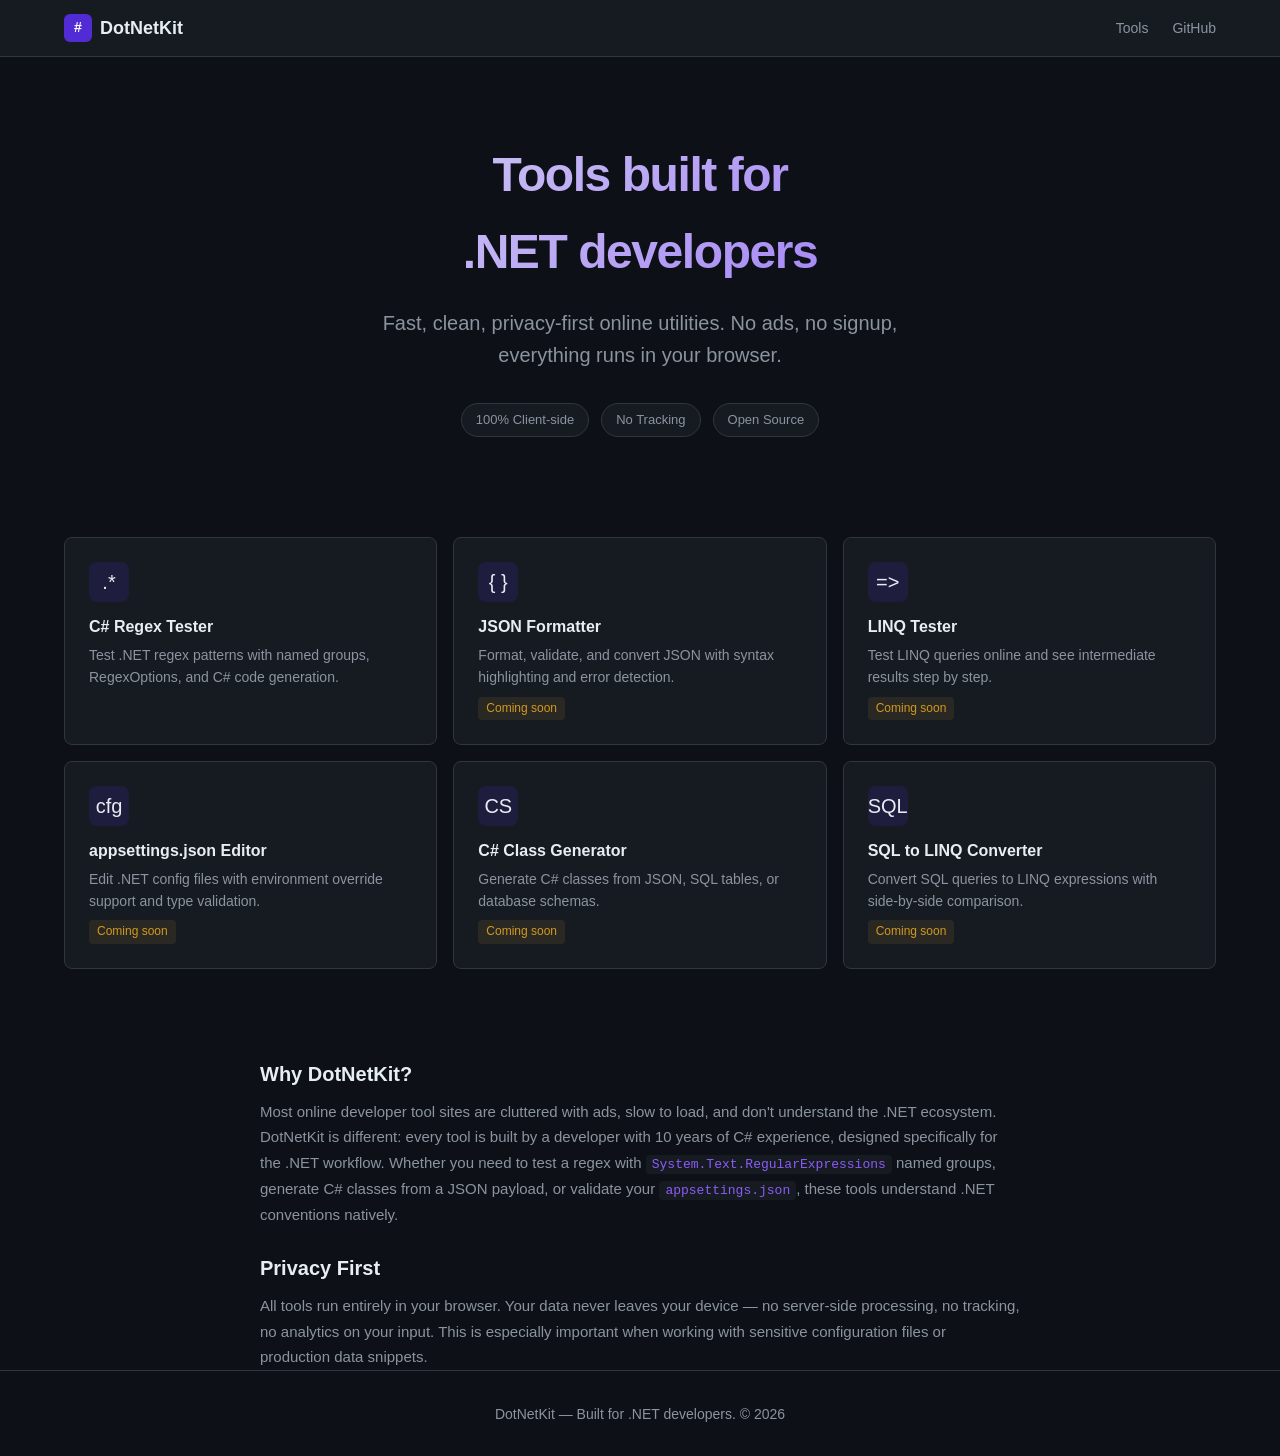
<file: index.html>
<!DOCTYPE html>
<html lang="en">
<head>
  <meta charset="UTF-8">
  <meta name="viewport" content="width=device-width, initial-scale=1.0">
  <title>DotNetKit — Free Online Tools for .NET / C# Developers</title>
  <meta name="description" content="Fast, clean, privacy-first online tools built for .NET and C# developers. Regex tester, JSON formatter, code generators, and more. No ads, no signup, runs in your browser.">
  <meta name="keywords" content="c# tools, .net tools, c# regex tester, online developer tools, dotnet utilities">
  <meta property="og:title" content="DotNetKit — Free Online Tools for .NET / C# Developers">
  <meta property="og:description" content="Fast, clean, privacy-first online tools built for .NET and C# developers. No ads, no signup.">
  <meta property="og:type" content="website">
  <link rel="canonical" href="https://tool.isouti.net/">
  <link rel="stylesheet" href="css/style.css">
  <script type="application/ld+json">
  {
    "@context": "https://schema.org",
    "@type": "WebSite",
    "name": "DotNetKit",
    "url": "https://tool.isouti.net/",
    "description": "Free online tools for .NET and C# developers",
    "potentialAction": {
      "@type": "SearchAction",
      "target": "https://tool.isouti.net/?q={search_term_string}",
      "query-input": "required name=search_term_string"
    }
  }
  </script>
</head>
<body>
  <header>
    <div class="container header-inner">
      <a href="/" class="logo">
        <span class="logo-icon">#</span>
        DotNetKit
      </a>
      <nav>
        <ul>
          <li><a href="/">Tools</a></li>
          <li><a href="https://github.com/dotnetkit" target="_blank">GitHub</a></li>
        </ul>
      </nav>
    </div>
  </header>

  <main class="container">
    <section class="hero">
      <h1>Tools built for<br>.NET developers</h1>
      <p>Fast, clean, privacy-first online utilities. No ads, no signup, everything runs in your browser.</p>
      <div class="hero-badges">
        <span class="badge">100% Client-side</span>
        <span class="badge">No Tracking</span>
        <span class="badge">Open Source</span>
      </div>
    </section>

    <section class="tool-grid">
      <a href="regex-tester/" class="tool-card">
        <div class="tool-card-icon">.*</div>
        <h3>C# Regex Tester</h3>
        <p>Test .NET regex patterns with named groups, RegexOptions, and C# code generation.</p>
      </a>
      <a href="#" class="tool-card" onclick="return false">
        <div class="tool-card-icon">{ }</div>
        <h3>JSON Formatter</h3>
        <p>Format, validate, and convert JSON with syntax highlighting and error detection.</p>
        <span class="coming-soon">Coming soon</span>
      </a>
      <a href="#" class="tool-card" onclick="return false">
        <div class="tool-card-icon">=&gt;</div>
        <h3>LINQ Tester</h3>
        <p>Test LINQ queries online and see intermediate results step by step.</p>
        <span class="coming-soon">Coming soon</span>
      </a>
      <a href="#" class="tool-card" onclick="return false">
        <div class="tool-card-icon">cfg</div>
        <h3>appsettings.json Editor</h3>
        <p>Edit .NET config files with environment override support and type validation.</p>
        <span class="coming-soon">Coming soon</span>
      </a>
      <a href="#" class="tool-card" onclick="return false">
        <div class="tool-card-icon">CS</div>
        <h3>C# Class Generator</h3>
        <p>Generate C# classes from JSON, SQL tables, or database schemas.</p>
        <span class="coming-soon">Coming soon</span>
      </a>
      <a href="#" class="tool-card" onclick="return false">
        <div class="tool-card-icon">SQL</div>
        <h3>SQL to LINQ Converter</h3>
        <p>Convert SQL queries to LINQ expressions with side-by-side comparison.</p>
        <span class="coming-soon">Coming soon</span>
      </a>
    </section>

    <section class="seo-content">
      <h2>Why DotNetKit?</h2>
      <p>Most online developer tool sites are cluttered with ads, slow to load, and don't understand the .NET ecosystem. DotNetKit is different: every tool is built by a developer with 10 years of C# experience, designed specifically for the .NET workflow. Whether you need to test a regex with <code>System.Text.RegularExpressions</code> named groups, generate C# classes from a JSON payload, or validate your <code>appsettings.json</code>, these tools understand .NET conventions natively.</p>
      <h2>Privacy First</h2>
      <p>All tools run entirely in your browser. Your data never leaves your device — no server-side processing, no tracking, no analytics on your input. This is especially important when working with sensitive configuration files or production data snippets.</p>
    </section>
  </main>

  <footer>
    <div class="container">
      <p>DotNetKit &mdash; Built for .NET developers. &copy; 2026</p>
    </div>
  </footer>
</body>
</html>
</file>
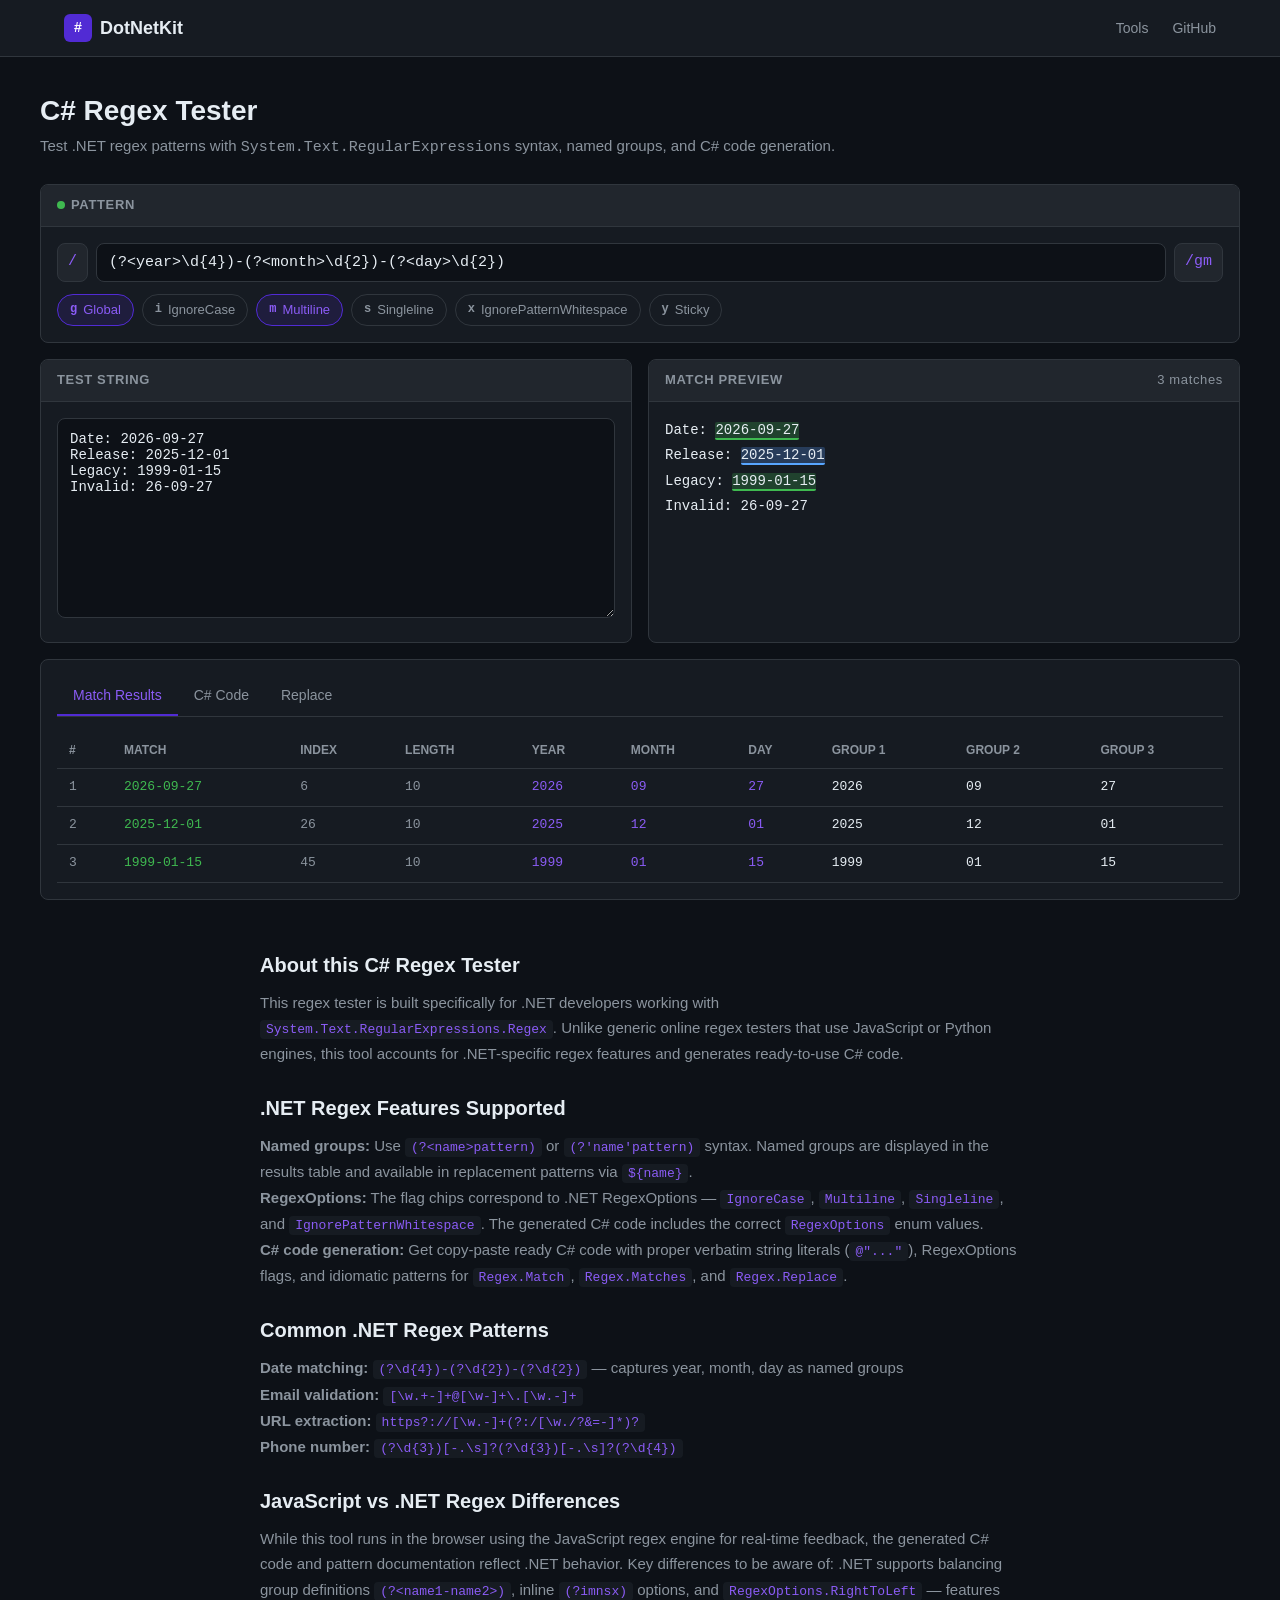
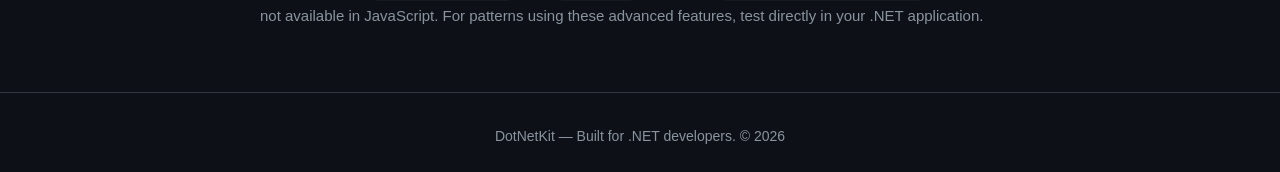
<file: regex-tester/index.html>
<!DOCTYPE html>
<html lang="en">
<head>
  <meta charset="UTF-8">
  <meta name="viewport" content="width=device-width, initial-scale=1.0">
  <title>C# Regex Tester Online — Test .NET Regex Patterns | DotNetKit</title>
  <meta name="description" content="Test C# / .NET regex patterns online with named groups, RegexOptions, match highlighting, and C# code generation. Supports System.Text.RegularExpressions syntax. Free, no signup, runs in your browser.">
  <meta name="keywords" content="c# regex tester, .net regex tester, c# regular expression, system.text.regularexpressions, regex online, named groups c#">
  <meta property="og:title" content="C# Regex Tester Online — Test .NET Regex Patterns">
  <meta property="og:description" content="Test C# regex patterns with named groups, RegexOptions, and code generation. Free, no signup.">
  <meta property="og:type" content="website">
  <link rel="canonical" href="https://tool.isouti.net/regex-tester/">
  <link rel="stylesheet" href="../css/style.css">
  <script type="application/ld+json">
  {
    "@context": "https://schema.org",
    "@type": "SoftwareApplication",
    "name": "C# Regex Tester",
    "applicationCategory": "DeveloperApplication",
    "operatingSystem": "Web",
    "description": "Test C# / .NET regex patterns online with named groups, RegexOptions, and C# code generation.",
    "offers": { "@type": "Offer", "price": "0", "priceCurrency": "USD" },
    "url": "https://tool.isouti.net/regex-tester/"
  }
  </script>
</head>
<body>
  <header>
    <div class="container header-inner">
      <a href="../" class="logo">
        <span class="logo-icon">#</span>
        DotNetKit
      </a>
      <nav>
        <ul>
          <li><a href="../">Tools</a></li>
          <li><a href="https://github.com/dotnetkit" target="_blank">GitHub</a></li>
        </ul>
      </nav>
    </div>
  </header>

  <main class="container tool-page">
    <div class="tool-header">
      <h1>C# Regex Tester</h1>
      <p>Test .NET regex patterns with <code>System.Text.RegularExpressions</code> syntax, named groups, and C# code generation.</p>
    </div>

    <div class="regex-layout">
      <!-- Pattern Input -->
      <div class="panel">
        <div class="panel-header">
          <span><span class="status-dot ok" id="patternStatus"></span>Pattern</span>
          <span id="patternError" style="color: var(--red); font-size: 12px; text-transform: none;"></span>
        </div>
        <div class="panel-body">
          <div class="pattern-row">
            <span class="pattern-prefix">/</span>
            <input type="text" id="patternInput" class="mono" placeholder="Enter your regex pattern..." value="(?<year>\d{4})-(?<month>\d{2})-(?<day>\d{2})" spellcheck="false" autocomplete="off">
            <span class="pattern-prefix">/gm</span>
          </div>
          <div class="flags-row">
            <span class="flag-chip active" data-flag="g"><code>g</code> Global</span>
            <span class="flag-chip" data-flag="i"><code>i</code> IgnoreCase</span>
            <span class="flag-chip active" data-flag="m"><code>m</code> Multiline</span>
            <span class="flag-chip" data-flag="s"><code>s</code> Singleline</span>
            <span class="flag-chip" data-flag="x"><code>x</code> IgnorePatternWhitespace</span>
            <span class="flag-chip" data-flag="y"><code>y</code> Sticky</span>
          </div>
        </div>
      </div>

      <!-- Test Input + Match Display -->
      <div style="display: grid; grid-template-columns: 1fr 1fr; gap: 16px;">
        <div class="panel">
          <div class="panel-header">Test String</div>
          <div class="panel-body">
            <textarea id="testInput" spellcheck="false" placeholder="Enter text to test against..." style="min-height: 200px;">Date: 2026-09-27
Release: 2025-12-01
Legacy: 1999-01-15
Invalid: 26-09-27</textarea>
          </div>
        </div>
        <div class="panel">
          <div class="panel-header">Match Preview <span id="matchCount" style="text-transform: none; font-weight: 400; color: var(--text-muted);"></span></div>
          <div class="panel-body">
            <div id="matchDisplay" class="mono"></div>
          </div>
        </div>
      </div>

      <!-- Tabs: Results / Code / Replace -->
      <div class="panel">
        <div class="panel-body">
          <div class="tabs">
            <div class="tab active" data-tab="results">Match Results</div>
            <div class="tab" data-tab="code">C# Code</div>
            <div class="tab" data-tab="replace">Replace</div>
          </div>

          <div class="tab-content active" id="tab-results">
            <div id="resultsContainer">
              <div class="empty-state">Enter a pattern and test string to see matches.</div>
            </div>
          </div>

          <div class="tab-content" id="tab-code">
            <div class="code-block">
              <button class="copy-btn" onclick="copyCode()">Copy</button>
              <pre id="codeOutput"></pre>
            </div>
          </div>

          <div class="tab-content" id="tab-replace">
            <div style="margin-bottom: 12px;">
              <label style="font-size: 13px; color: var(--text-muted); display: block; margin-bottom: 4px;">Replacement Pattern <span style="color: var(--text-muted);">(use $1, ${name}, $$)</span></label>
              <input type="text" id="replaceInput" value="${day}/${month}/${year}" spellcheck="false" style="width: 100%; background: var(--bg); border: 1px solid var(--border); border-radius: 8px; color: var(--text); font-family: var(--mono); font-size: 14px; padding: 10px 12px; outline: none;">
            </div>
            <div class="panel" style="margin-top: 12px;">
              <div class="panel-header">Result</div>
              <div class="panel-body">
                <div id="replaceOutput" class="mono" style="white-space: pre-wrap; word-break: break-all; font-size: 14px; line-height: 1.8;"></div>
              </div>
            </div>
          </div>
        </div>
      </div>
    </div>

    <!-- SEO Content -->
    <div class="seo-content">
      <h2>About this C# Regex Tester</h2>
      <p>This regex tester is built specifically for .NET developers working with <code>System.Text.RegularExpressions.Regex</code>. Unlike generic online regex testers that use JavaScript or Python engines, this tool accounts for .NET-specific regex features and generates ready-to-use C# code.</p>

      <h2>.NET Regex Features Supported</h2>
      <p><strong>Named groups:</strong> Use <code>(?&lt;name&gt;pattern)</code> or <code>(?'name'pattern)</code> syntax. Named groups are displayed in the results table and available in replacement patterns via <code>${name}</code>.</p>
      <p><strong>RegexOptions:</strong> The flag chips correspond to .NET RegexOptions — <code>IgnoreCase</code>, <code>Multiline</code>, <code>Singleline</code>, and <code>IgnorePatternWhitespace</code>. The generated C# code includes the correct <code>RegexOptions</code> enum values.</p>
      <p><strong>C# code generation:</strong> Get copy-paste ready C# code with proper verbatim string literals (<code>@"..."</code>), RegexOptions flags, and idiomatic patterns for <code>Regex.Match</code>, <code>Regex.Matches</code>, and <code>Regex.Replace</code>.</p>

      <h2>Common .NET Regex Patterns</h2>
      <p><strong>Date matching:</strong> <code>(?\d{4})-(?\d{2})-(?\d{2})</code> — captures year, month, day as named groups</p>
      <p><strong>Email validation:</strong> <code>[\w.+-]+@[\w-]+\.[\w.-]+</code></p>
      <p><strong>URL extraction:</strong> <code>https?://[\w.-]+(?:/[\w./?&=-]*)?</code></p>
      <p><strong>Phone number:</strong> <code>(?\d{3})[-.\s]?(?\d{3})[-.\s]?(?\d{4})</code></p>

      <h2>JavaScript vs .NET Regex Differences</h2>
      <p>While this tool runs in the browser using the JavaScript regex engine for real-time feedback, the generated C# code and pattern documentation reflect .NET behavior. Key differences to be aware of: .NET supports balancing group definitions <code>(?&lt;name1-name2&gt;)</code>, inline <code>(?imnsx)</code> options, and <code>RegexOptions.RightToLeft</code> — features not available in JavaScript. For patterns using these advanced features, test directly in your .NET application.</p>
    </div>
  </main>

  <footer>
    <div class="container">
      <p>DotNetKit &mdash; Built for .NET developers. &copy; 2026</p>
    </div>
  </footer>

  <script>
    // ===== State =====
    let activeFlags = new Set(['g', 'm']);
    const patternInput = document.getElementById('patternInput');
    const testInput = document.getElementById('testInput');
    const matchDisplay = document.getElementById('matchDisplay');
    const matchCount = document.getElementById('matchCount');
    const resultsContainer = document.getElementById('resultsContainer');
    const patternStatus = document.getElementById('patternStatus');
    const patternError = document.getElementById('patternError');
    const codeOutput = document.getElementById('codeOutput');
    const replaceInput = document.getElementById('replaceInput');
    const replaceOutput = document.getElementById('replaceOutput');

    // ===== Flag Chips =====
    document.querySelectorAll('.flag-chip').forEach(chip => {
      chip.addEventListener('click', () => {
        const flag = chip.dataset.flag;
        if (activeFlags.has(flag)) {
          activeFlags.delete(flag);
          chip.classList.remove('active');
        } else {
          activeFlags.add(flag);
          chip.classList.add('active');
        }
        runRegex();
      });
    });

    // ===== Tabs =====
    document.querySelectorAll('.tab').forEach(tab => {
      tab.addEventListener('click', () => {
        document.querySelectorAll('.tab').forEach(t => t.classList.remove('active'));
        document.querySelectorAll('.tab-content').forEach(c => c.classList.remove('active'));
        tab.classList.add('active');
        document.getElementById('tab-' + tab.dataset.tab).classList.add('active');
        runRegex();
      });
    });

    // ===== Extract named groups from pattern =====
    function extractNamedGroups(pattern) {
      const groups = [];
      // Match (?<name>...) and (?'name'...)
      const namedRe = /\(\?(?:<(\w+)>|'(\w+)')/g;
      let m;
      while ((m = namedRe.exec(pattern)) !== null) {
        groups.push(m[1] || m[2]);
      }
      return groups;
    }

    // ===== Build JS regex flags from active set =====
    function getFlags() {
      return Array.from(activeFlags).join('');
    }

    // ===== Map flags to .NET RegexOptions =====
    function getRegexOptions() {
      const opts = [];
      if (activeFlags.has('i')) opts.push('RegexOptions.IgnoreCase');
      if (activeFlags.has('m')) opts.push('RegexOptions.Multiline');
      if (activeFlags.has('s')) opts.push('RegexOptions.Singleline');
      if (activeFlags.has('x')) opts.push('RegexOptions.IgnorePatternWhitespace');
      return opts.length ? opts.join(' | ') : 'RegexOptions.None';
    }

    // ===== Main regex runner =====
    function runRegex() {
      const pattern = patternInput.value;
      const testStr = testInput.value;
      const flags = getFlags();

      // Reset error state
      patternError.textContent = '';
      patternStatus.className = 'status-dot ok';
      patternInput.classList.remove('error');

      if (!pattern) {
        matchDisplay.innerHTML = '<span style="color: var(--text-muted);">Enter a pattern to see matches.</span>';
        matchCount.textContent = '';
        resultsContainer.innerHTML = '<div class="empty-state">Enter a pattern and test string to see matches.</div>';
        codeOutput.innerHTML = '';
        replaceOutput.innerHTML = '<span style="color: var(--text-muted);">Enter a pattern to see replacement result.</span>';
        return;
      }

      let regex;
      try {
        regex = new RegExp(pattern, flags);
      } catch (e) {
        patternStatus.className = 'status-dot err';
        patternInput.classList.add('error');
        patternError.textContent = e.message;
        matchDisplay.innerHTML = '<span style="color: var(--red);">Invalid pattern</span>';
        matchCount.textContent = '';
        resultsContainer.innerHTML = '<div class="empty-state" style="color: var(--red);">' + e.message + '</div>';
        replaceOutput.innerHTML = '<span style="color: var(--red);">Invalid pattern</span>';
        return;
      }

      const namedGroups = extractNamedGroups(pattern);

      // Run matches
      let matches = [];
      if (activeFlags.has('g')) {
        let m;
        while ((m = regex.exec(testStr)) !== null) {
          matches.push(m);
          if (m.index === regex.lastIndex) regex.lastIndex++;
        }
      } else {
        const m = regex.exec(testStr);
        if (m) matches.push(m);
      }

      // Update match count
      matchCount.textContent = matches.length + ' match' + (matches.length !== 1 ? 'es' : '');

      // Render match preview with highlights
      renderMatchPreview(testStr, matches);

      // Render results table
      renderResults(matches, namedGroups);

      // Generate C# code
      generateCode(pattern, namedGroups, matches);

      // Replace
      renderReplace(regex, testStr);
    }

    // ===== Render match preview =====
    function renderMatchPreview(text, matches) {
      if (matches.length === 0) {
        matchDisplay.innerHTML = '<span style="color: var(--text-muted);">No matches found.</span>';
        return;
      }

      let html = '';
      let lastIdx = 0;
      let colorToggle = 0;

      matches.forEach((m) => {
        // Add text before match
        if (m.index > lastIdx) {
          html += escapeHtml(text.slice(lastIdx, m.index));
        }
        // Add highlighted match
        const cls = colorToggle % 2 === 0 ? 'match-highlight' : 'match-highlight';
        html += '<span class="' + cls + '">' + escapeHtml(m[0]) + '</span>';
        lastIdx = m.index + m[0].length;
        colorToggle++;
      });

      // Add remaining text
      if (lastIdx < text.length) {
        html += escapeHtml(text.slice(lastIdx));
      }

      matchDisplay.innerHTML = html;
    }

    // ===== Render results table =====
    function renderResults(matches, namedGroups) {
      if (matches.length === 0) {
        resultsContainer.innerHTML = '<div class="empty-state">No matches found.</div>';
        return;
      }

      let html = '<table class="results-table"><thead><tr><th>#</th><th>Match</th><th>Index</th><th>Length</th>';

      // Add named group columns
      namedGroups.forEach(name => {
        html += '<th class="group-name">' + escapeHtml(name) + '</th>';
      });

      // Add numbered group columns if any
      const maxGroups = matches.reduce((max, m) => Math.max(max, m.length), 0);
      for (let i = 1; i < maxGroups; i++) {
        html += '<th>Group ' + i + '</th>';
      }

      html += '</tr></thead><tbody>';

      matches.forEach((m, idx) => {
        html += '<tr>';
        html += '<td style="color: var(--text-muted);">' + (idx + 1) + '</td>';
        html += '<td style="color: var(--green);">' + escapeHtml(m[0]) + '</td>';
        html += '<td style="color: var(--text-muted);">' + m.index + '</td>';
        html += '<td style="color: var(--text-muted);">' + m[0].length + '</td>';

        // Named group values
        namedGroups.forEach(name => {
          const val = m.groups ? m.groups[name] : undefined;
          html += '<td style="color: var(--accent-light);">' + (val !== undefined ? escapeHtml(val) : '<span style="color: var(--text-muted);">—</span>') + '</td>';
        });

        // Numbered group values
        for (let i = 1; i < maxGroups; i++) {
          const val = m[i];
          html += '<td>' + (val !== undefined ? escapeHtml(val) : '<span style="color: var(--text-muted);">—</span>') + '</td>';
        }

        html += '</tr>';
      });

      html += '</tbody></table>';
      resultsContainer.innerHTML = html;
    }

    // ===== Generate C# code =====
    function generateCode(pattern, namedGroups, matches) {
      const opts = getRegexOptions();
      const verbatimPattern = '@"' + pattern.replace(/"/g, '""') + '"';

      let code = '';

      // Regex declaration
      code += '<span class="kw">var</span> regex = <span class="kw">new</span> <span class="type">Regex</span>(' + verbatimPattern + ', ' + opts + ');\n\n';

      // Match / Matches
      if (activeFlags.has('g')) {
        code += '<span class="kw">var</span> matches = regex.Matches(input);\n';
        code += '<span class="kw">foreach</span> (<span class="type">Match</span> m <span class="kw">in</span> matches)\n{\n';

        if (namedGroups.length > 0) {
          namedGroups.forEach(name => {
            code += '    <span class="kw">var</span> ' + name + ' = m.Groups[<span class="str">"' + name + '"</span>].Value;\n';
          });
        }

        code += '    <span class="type">Console</span>.WriteLine($<span class="str">"Match: {m.Value} at index {m.Index}"</span>);\n';
        code += '}';
      } else {
        code += '<span class="kw">var</span> match = regex.Match(input);\n';
        code += '<span class="kw">if</span> (match.Success)\n{\n';

        if (namedGroups.length > 0) {
          namedGroups.forEach(name => {
            code += '    <span class="kw">var</span> ' + name + ' = match.Groups[<span class="str">"' + name + '"</span>].Value;\n';
          });
        }

        code += '    <span class="type">Console</span>.WriteLine($<span class="str">"Match: {match.Value} at index {match.Index}"</span>);\n';
        code += '}';
      }

      // Replace example
      code += '\n\n<span class="comment">// Replace</span>\n';
      code += '<span class="kw">var</span> result = regex.Replace(input, ' + (replaceInput.value ? '@"' + replaceInput.value.replace(/"/g, '""') + '"' : 'replacement') + ');';

      codeOutput.innerHTML = code;
    }

    // ===== Render replace =====
    function renderReplace(regex, testStr) {
      const replacement = replaceInput.value;
      if (!replacement) {
        replaceOutput.innerHTML = '<span style="color: var(--text-muted);">Enter a replacement pattern.</span>';
        return;
      }

      try {
        // Convert .NET replacement syntax to JS
        // ${name} -> needs named group support
        // $1, $2 -> numbered groups
        // $$ -> literal $
        let jsReplacement = replacement
          .replace(/\$\$/g, '\x00DOLLAR\x00')
          .replace(/\$\{(\w+)\}/g, '$$$1')
          .replace(/\x00DOLLAR\x00/g, '$$$$');

        const result = testStr.replace(regex, jsReplacement);
        replaceOutput.innerHTML = escapeHtml(result);
      } catch (e) {
        replaceOutput.innerHTML = '<span style="color: var(--red);">' + e.message + '</span>';
      }
    }

    // ===== Utility: escape HTML =====
    function escapeHtml(str) {
      const div = document.createElement('div');
      div.textContent = str;
      return div.innerHTML;
    }

    // ===== Copy code =====
    function copyCode() {
      const text = codeOutput.textContent;
      navigator.clipboard.writeText(text).then(() => {
        const btn = document.querySelector('.copy-btn');
        btn.textContent = 'Copied!';
        setTimeout(() => { btn.textContent = 'Copy'; }, 1500);
      });
    }

    // ===== Event listeners =====
    patternInput.addEventListener('input', runRegex);
    testInput.addEventListener('input', runRegex);
    replaceInput.addEventListener('input', runRegex);

    // ===== Initial run =====
    runRegex();
  </script>
</body>
</html>
</file>
<file: css/style.css>
/* ===== CSS Variables ===== */
:root {
  --bg: #0d1117;
  --bg-secondary: #161b22;
  --bg-tertiary: #21262d;
  --border: #30363d;
  --text: #e6edf3;
  --text-muted: #8b949e;
  --accent: #512bd4;
  --accent-light: #8b5cf6;
  --accent-glow: rgba(81, 43, 212, 0.15);
  --green: #3fb950;
  --red: #f85149;
  --yellow: #d29922;
  --blue: #58a6ff;
  --radius: 8px;
  --mono: 'JetBrains Mono', 'Fira Code', 'SF Mono', 'Cascadia Code', Consolas, monospace;
  --sans: -apple-system, BlinkMacSystemFont, 'Segoe UI', Roboto, sans-serif;
}

/* ===== Reset ===== */
*, *::before, *::after { box-sizing: border-box; margin: 0; padding: 0; }
html { scroll-behavior: smooth; }
body {
  background: var(--bg);
  color: var(--text);
  font-family: var(--sans);
  line-height: 1.6;
  min-height: 100vh;
}
a { color: var(--accent-light); text-decoration: none; }
a:hover { text-decoration: underline; }

/* ===== Layout ===== */
.container { max-width: 1200px; margin: 0 auto; padding: 0 24px; }

/* ===== Header ===== */
header {
  border-bottom: 1px solid var(--border);
  background: var(--bg-secondary);
  position: sticky;
  top: 0;
  z-index: 100;
}
.header-inner {
  display: flex;
  align-items: center;
  justify-content: space-between;
  height: 56px;
}
.logo {
  display: flex;
  align-items: center;
  gap: 8px;
  font-weight: 700;
  font-size: 18px;
  color: var(--text);
}
.logo:hover { text-decoration: none; }
.logo-icon {
  width: 28px; height: 28px;
  background: var(--accent);
  border-radius: 6px;
  display: flex;
  align-items: center;
  justify-content: center;
  font-size: 14px;
  color: #fff;
  font-family: var(--mono);
}
nav ul { display: flex; gap: 24px; list-style: none; }
nav a { color: var(--text-muted); font-size: 14px; }
nav a:hover { color: var(--text); text-decoration: none; }

/* ===== Hero ===== */
.hero {
  padding: 80px 0 60px;
  text-align: center;
}
.hero h1 {
  font-size: 48px;
  font-weight: 800;
  letter-spacing: -0.03em;
  margin-bottom: 16px;
  background: linear-gradient(135deg, var(--text) 0%, var(--accent-light) 100%);
  -webkit-background-clip: text;
  -webkit-text-fill-color: transparent;
  background-clip: text;
}
.hero p {
  font-size: 20px;
  color: var(--text-muted);
  max-width: 600px;
  margin: 0 auto 32px;
}
.hero-badges {
  display: flex;
  gap: 12px;
  justify-content: center;
  flex-wrap: wrap;
}
.badge {
  display: inline-flex;
  align-items: center;
  gap: 6px;
  padding: 6px 14px;
  border: 1px solid var(--border);
  border-radius: 999px;
  font-size: 13px;
  color: var(--text-muted);
  background: var(--bg-secondary);
}

/* ===== Tool Grid ===== */
.tool-grid {
  display: grid;
  grid-template-columns: repeat(auto-fill, minmax(300px, 1fr));
  gap: 16px;
  padding: 40px 0;
}
.tool-card {
  display: block;
  padding: 24px;
  background: var(--bg-secondary);
  border: 1px solid var(--border);
  border-radius: var(--radius);
  transition: border-color 0.2s, transform 0.2s;
  text-decoration: none;
  color: var(--text);
}
.tool-card:hover {
  border-color: var(--accent);
  transform: translateY(-2px);
  text-decoration: none;
}
.tool-card-icon {
  width: 40px; height: 40px;
  border-radius: 8px;
  background: var(--accent-glow);
  display: flex;
  align-items: center;
  justify-content: center;
  font-size: 20px;
  margin-bottom: 12px;
}
.tool-card h3 { font-size: 16px; font-weight: 600; margin-bottom: 4px; }
.tool-card p { font-size: 14px; color: var(--text-muted); }
.tool-card .coming-soon {
  display: inline-block;
  margin-top: 8px;
  font-size: 12px;
  color: var(--yellow);
  background: rgba(210, 153, 34, 0.1);
  padding: 2px 8px;
  border-radius: 4px;
}

/* ===== Footer ===== */
footer {
  border-top: 1px solid var(--border);
  padding: 32px 0;
  text-align: center;
  color: var(--text-muted);
  font-size: 14px;
}

/* ===== Tool Page Layout ===== */
.tool-page { padding: 32px 0 64px; }
.tool-header { margin-bottom: 24px; }
.tool-header h1 { font-size: 28px; font-weight: 700; }
.tool-header p { color: var(--text-muted); font-size: 15px; }

/* ===== Regex Tester ===== */
.regex-layout {
  display: grid;
  grid-template-columns: 1fr;
  gap: 16px;
}
.panel {
  background: var(--bg-secondary);
  border: 1px solid var(--border);
  border-radius: var(--radius);
  overflow: hidden;
}
.panel-header {
  display: flex;
  align-items: center;
  justify-content: space-between;
  padding: 10px 16px;
  border-bottom: 1px solid var(--border);
  background: var(--bg-tertiary);
  font-size: 13px;
  font-weight: 600;
  color: var(--text-muted);
  text-transform: uppercase;
  letter-spacing: 0.05em;
}
.panel-body { padding: 16px; }

/* Pattern Input */
.pattern-row {
  display: flex;
  gap: 8px;
  align-items: stretch;
}
.pattern-prefix {
  display: flex;
  align-items: center;
  padding: 0 10px;
  background: var(--bg-tertiary);
  border: 1px solid var(--border);
  border-radius: var(--radius);
  color: var(--accent-light);
  font-family: var(--mono);
  font-size: 15px;
}
#patternInput {
  flex: 1;
  background: var(--bg);
  border: 1px solid var(--border);
  border-radius: var(--radius);
  color: var(--text);
  font-family: var(--mono);
  font-size: 15px;
  padding: 10px 12px;
  outline: none;
  transition: border-color 0.2s;
}
#patternInput:focus { border-color: var(--accent); }
#patternInput.error { border-color: var(--red); }

/* Flags */
.flags-row {
  display: flex;
  flex-wrap: wrap;
  gap: 8px;
  margin-top: 12px;
}
.flag-chip {
  display: inline-flex;
  align-items: center;
  gap: 6px;
  padding: 5px 12px;
  border: 1px solid var(--border);
  border-radius: 999px;
  font-size: 13px;
  cursor: pointer;
  user-select: none;
  transition: all 0.15s;
  color: var(--text-muted);
}
.flag-chip:hover { border-color: var(--text-muted); }
.flag-chip.active {
  background: var(--accent-glow);
  border-color: var(--accent);
  color: var(--accent-light);
}
.flag-chip code {
  font-family: var(--mono);
  font-weight: 700;
  font-size: 12px;
}

/* Text Areas */
textarea {
  width: 100%;
  background: var(--bg);
  border: 1px solid var(--border);
  border-radius: var(--radius);
  color: var(--text);
  font-family: var(--mono);
  font-size: 14px;
  padding: 12px;
  resize: vertical;
  outline: none;
  transition: border-color 0.2s;
  min-height: 120px;
}
textarea:focus { border-color: var(--accent); }

/* Match Display */
#matchDisplay {
  font-family: var(--mono);
  font-size: 14px;
  line-height: 1.8;
  white-space: pre-wrap;
  word-break: break-all;
  min-height: 120px;
}
.match-highlight {
  background: rgba(63, 185, 80, 0.25);
  border-bottom: 2px solid var(--green);
  border-radius: 2px;
}
.match-highlight:nth-child(even) {
  background: rgba(88, 160, 255, 0.25);
  border-bottom-color: var(--blue);
}

/* Results Table */
.results-table {
  width: 100%;
  border-collapse: collapse;
  font-size: 13px;
}
.results-table th {
  text-align: left;
  padding: 8px 12px;
  border-bottom: 1px solid var(--border);
  color: var(--text-muted);
  font-weight: 600;
  font-size: 12px;
  text-transform: uppercase;
}
.results-table td {
  padding: 8px 12px;
  border-bottom: 1px solid var(--border);
  font-family: var(--mono);
}
.results-table tr:hover td { background: var(--bg-tertiary); }
.group-name { color: var(--accent-light); font-weight: 600; }

/* Code Output */
.code-block {
  background: var(--bg);
  border: 1px solid var(--border);
  border-radius: var(--radius);
  padding: 16px;
  font-family: var(--mono);
  font-size: 13px;
  overflow-x: auto;
  white-space: pre;
  position: relative;
}
.code-block .kw { color: var(--blue); }
.code-block .str { color: var(--green); }
.code-block .type { color: var(--yellow); }
.copy-btn {
  position: absolute;
  top: 8px;
  right: 8px;
  padding: 4px 10px;
  font-size: 12px;
  background: var(--bg-tertiary);
  border: 1px solid var(--border);
  border-radius: 4px;
  color: var(--text-muted);
  cursor: pointer;
  transition: all 0.15s;
}
.copy-btn:hover { color: var(--text); border-color: var(--text-muted); }

/* Tabs */
.tabs {
  display: flex;
  gap: 0;
  border-bottom: 1px solid var(--border);
  margin-bottom: 16px;
}
.tab {
  padding: 8px 16px;
  font-size: 14px;
  color: var(--text-muted);
  cursor: pointer;
  border-bottom: 2px solid transparent;
  transition: all 0.15s;
}
.tab:hover { color: var(--text); }
.tab.active { color: var(--accent-light); border-bottom-color: var(--accent); }
.tab-content { display: none; }
.tab-content.active { display: block; }

/* Status indicator */
.status-dot {
  display: inline-block;
  width: 8px; height: 8px;
  border-radius: 50%;
  margin-right: 6px;
}
.status-dot.ok { background: var(--green); }
.status-dot.err { background: var(--red); }

/* Empty state */
.empty-state {
  text-align: center;
  padding: 32px;
  color: var(--text-muted);
  font-size: 14px;
}

/* SEO content */
.seo-content {
  max-width: 760px;
  margin: 48px auto 0;
  color: var(--text-muted);
  font-size: 15px;
  line-height: 1.7;
}
.seo-content h2 { color: var(--text); font-size: 20px; margin: 24px 0 8px; }
.seo-content code {
  font-family: var(--mono);
  background: var(--bg-secondary);
  padding: 2px 6px;
  border-radius: 4px;
  font-size: 13px;
  color: var(--accent-light);
}

/* Responsive */
@media (max-width: 768px) {
  .hero h1 { font-size: 32px; }
  .hero p { font-size: 16px; }
  .tool-grid { grid-template-columns: 1fr; }
  .container { padding: 0 16px; }
  nav ul { gap: 12px; }
  nav a { font-size: 13px; }
}
</file>
